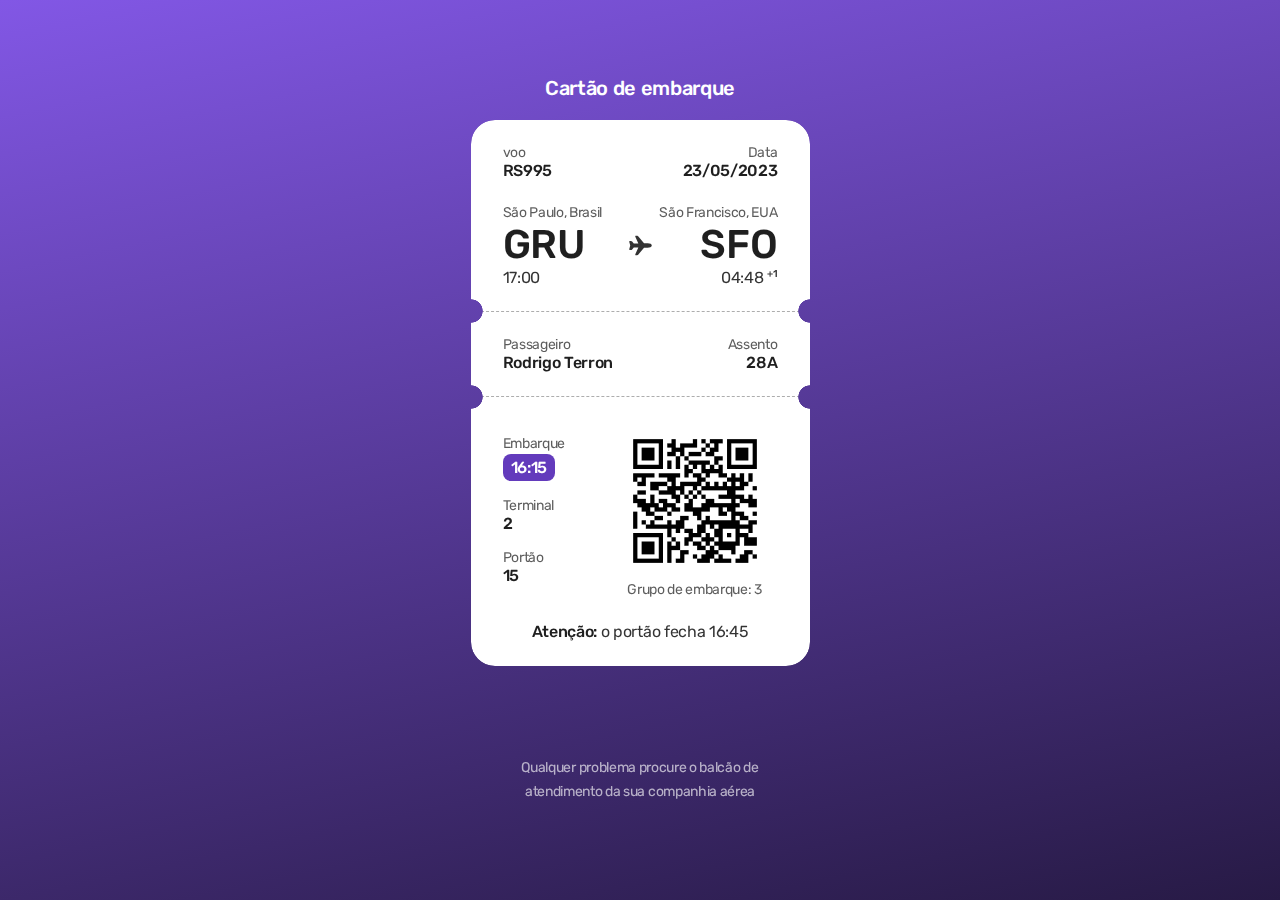
<file: cartao de embarque | Desafio #06/index.html>
<!DOCTYPE html>
<html lang="en">
<head>
    <meta charset="UTF-8">
    <meta http-equiv="X-UA-Compatible" content="IE=edge">
    <meta name="viewport" content="width=device-width, initial-scale=1.0">
    <title>Ticket de embarque</title>

    <link rel="preconnect" href="https://fonts.googleapis.com">
    <link rel="preconnect" href="https://fonts.gstatic.com" crossorigin>
    <link href="https://fonts.googleapis.com/css2?family=Rubik:wght@400;500&display=swap" rel="stylesheet">

    <link rel="stylesheet" href="./style.css">
</head>
<body>
    <div id="boarding-pass">
        <h1>Cartão de embarque</h1>
        <main id="ticket">
            <section class="top grid">
                <div class="flight grid column">
                    <div class="number">
                        <p>voo</p>
                        <strong>RS995</strong>
                    </div>
                    <div class="date text-right">
                        <p>Data</p>
                        <strong>23/05/2023</strong>
                    </div>
                </div>
                <div class="grid column">
                    <div class="departure grid">
                        <p>São Paulo, Brasil</p>
                        <strong>GRU</strong>
                        <time>17:00</time>
                    </div>
                    <div class="airplane grid">
                        <img src="./assets/ion_airplane.svg" alt="icone avião">
                    </div>
                    <div class="arrival text-right grid">
                        <p>São Francisco, EUA</p>
                        <strong>SFO</strong>
                        <time>04:48 <sup>+1</sup></time>
                    </div>
                </div>
            </section>
            <section class="middle grid column">
                <div class="name">
                    <p>Passageiro</p>
                    <strong>Rodrigo Terron</strong>
                </div>
                <div class="seat text-right">
                    <p>Assento</p>
                    <strong>28A</strong>
                </div>
            </section>
            <div class="bottom-wrapper">
            <section class="bottom">
                <div class="container grid column">
                    <dl class="grid">
                        <dt>
                            <p>Embarque</p>
                            <time>16:15</time>
                        </dt>
                        <dt>
                            <p>Terminal</p>
                            <strong>2</strong>
                        </dt>
                        <dt>
                            <p>Portão</p>
                            <strong>15</strong>
                        </dt>
                    </dl>
                    <div class="qrcode grid">
                        <img src="./assets/qrcode.jpg" alt="imagem de qr code">
                        <p>Grupo de embarque: 3</p>
                    </div>
                </div>
                <p>
                    <strong>Atenção:</strong> o portão fecha 16:45
                </p>
            </section></div>
        </main>
        <footer>
            Qualquer problema procure o balcão de atendimento da sua companhia aérea
        </footer>
    </div>
</body>
</html>
</file>
<file: cartao de embarque | Desafio #06/style.css>
*{
    margin: 0;
    padding: 0;
    box-sizing: border-box;
    -webkit-font-smoothing: antialiased;
    -moz-osx-font-smoothing: grayscale;
}

:root {
    font-size: 62.5%;
}

body {
    font-size: 1.6rem;
    font-family: 'Rubik', sans-serif;
    letter-spacing: -0.02em;

    background: linear-gradient(167.96deg, #8257E5 0%, #271A45 100%) no-repeat fixed;
    height: 100vh;
    display: grid;
    place-content: center;
}

.grid{
    display: grid;
}
.column {
    grid-auto-flow: column;
}
.text-right {
    text-align: right;
}

section {
    background-color: #fff;
    padding: 2.4rem 3.2rem;


    -webkit-mask: var(--mask);
    mask: var(--mask);
    box-shadow: 0px 4px 24px rgba(0, 0, 0, 0.25);
}

h1,
strong {
    font-weight: 500;
}

h1 {
    font-size: 2rem;
    line-height: 2.4rem;
    text-align: center;
    color: #fff;
}
p {
    color: rgba(0, 0, 0, 0.64);
    font-size: 1.4rem;
    line-height: 1.7rem;
}
strong {
    font-size: 1.6rem;
    line-height: 1.9rem;
    color: rgba(0, 0, 0, 0.88);
}

#boarding-pass {
    margin: auto;
}
#ticket {
    margin-top: 2rem;
}



.top{
    border-radius: 2.4rem 2.4rem 0 0;
    gap: 2.4rem;
    --mask: radial-gradient(
        1.2rem at 1.2rem bottom,
    transparent 95%,
    black
    ) -1.2rem;
    -webkit-mask-repeat: repeat-x;
    mask-repeat: repeat-x;
}

.departure, .arrival {
    width: 12.5rem;
}
.departure strong, .arrival strong {
    font-size: 4rem;
    line-height: 4.7rem;
}
.airplane {
    align-self: center;
}

.top time {
    color: rgba(0, 0, 0, 0.8);
}
.top time sup {
    font-weight: 500;
    font-size: 1rem;
    line-height: 1.2rem;
}
.middle {
    border: 1px dashed rgba(0, 0, 0, 0.32);
    border-left: 0;
    border-right: 0;

    --mask: radial-gradient(
        1.2rem at 1.2rem 1.2rem,
    transparent 95%,
    black
    ) -1.2rem -1.2rem;
}
.bottom {
    border-radius: 0 0 2.4rem 2.4rem;
    --mask: radial-gradient(
        1.2rem at 1.2rem top,
    transparent 95%,
    black
    ) -1.2rem;
    -webkit-mask-repeat: repeat-x;
    mask-repeat: repeat-x;
}
.bottom .container {
    align-items: center;
    gap: 0.8rem;
}
dt time {
    color: #fff;
    font-size: 1.6rem;
    line-height: 1.9rem;
    background: #633BBC;
    border-radius: 0.8rem;
    font-weight: 500;
    padding: 0.4rem 0.8rem;
    display: inline-block;
    margin-top: 0.2rem;
}
dl.grid {
    gap: 1.6rem;
    min-width: 9.5rem;
}
.bottom > p{
    text-align: center;
    margin-top: 2.4rem;
    font-size: 1.6rem;
    line-height: 2rem;
    color: rgba(0, 0, 0, 0.8);
}

.qrcode {
    justify-items: center;
}

footer {
    font-size: 1.4rem;
    line-height: 2.4rem;
    color: #fff;
    opacity: 0.64;
    width: 27rem;
    margin: 2rem auto;
    text-align: center;
}

.bottom-wrapper {
    height: 339px;
    position: relative;
    overflow: hidden;
}
.bottom-wrapper:hover{
    animation: destacaTicket 2s ease 1s forwards;
}
.bottom {
    transform: rotate(0deg);
    transform-origin: left top 0;
    position: absolute;
    width: 33.9rem;

}
.bottom-wrapper:hover .bottom {
    animation: ticketToBottom 2s ease-in-out 2s forwards;
}

@keyframes destacaTicket {
    0% {
        transform: rotate(0deg);
        transform-origin: left top 0;
    }

    50% {
        transform: rotate(15deg);
        transform-origin: left top 0;
    }

    100% {

    }
}

@keyframes ticketToBottom {
    from {
        transform: translateY(0%);
    }
    to {
        transform: translateY(150%);
    }
}
</file>
